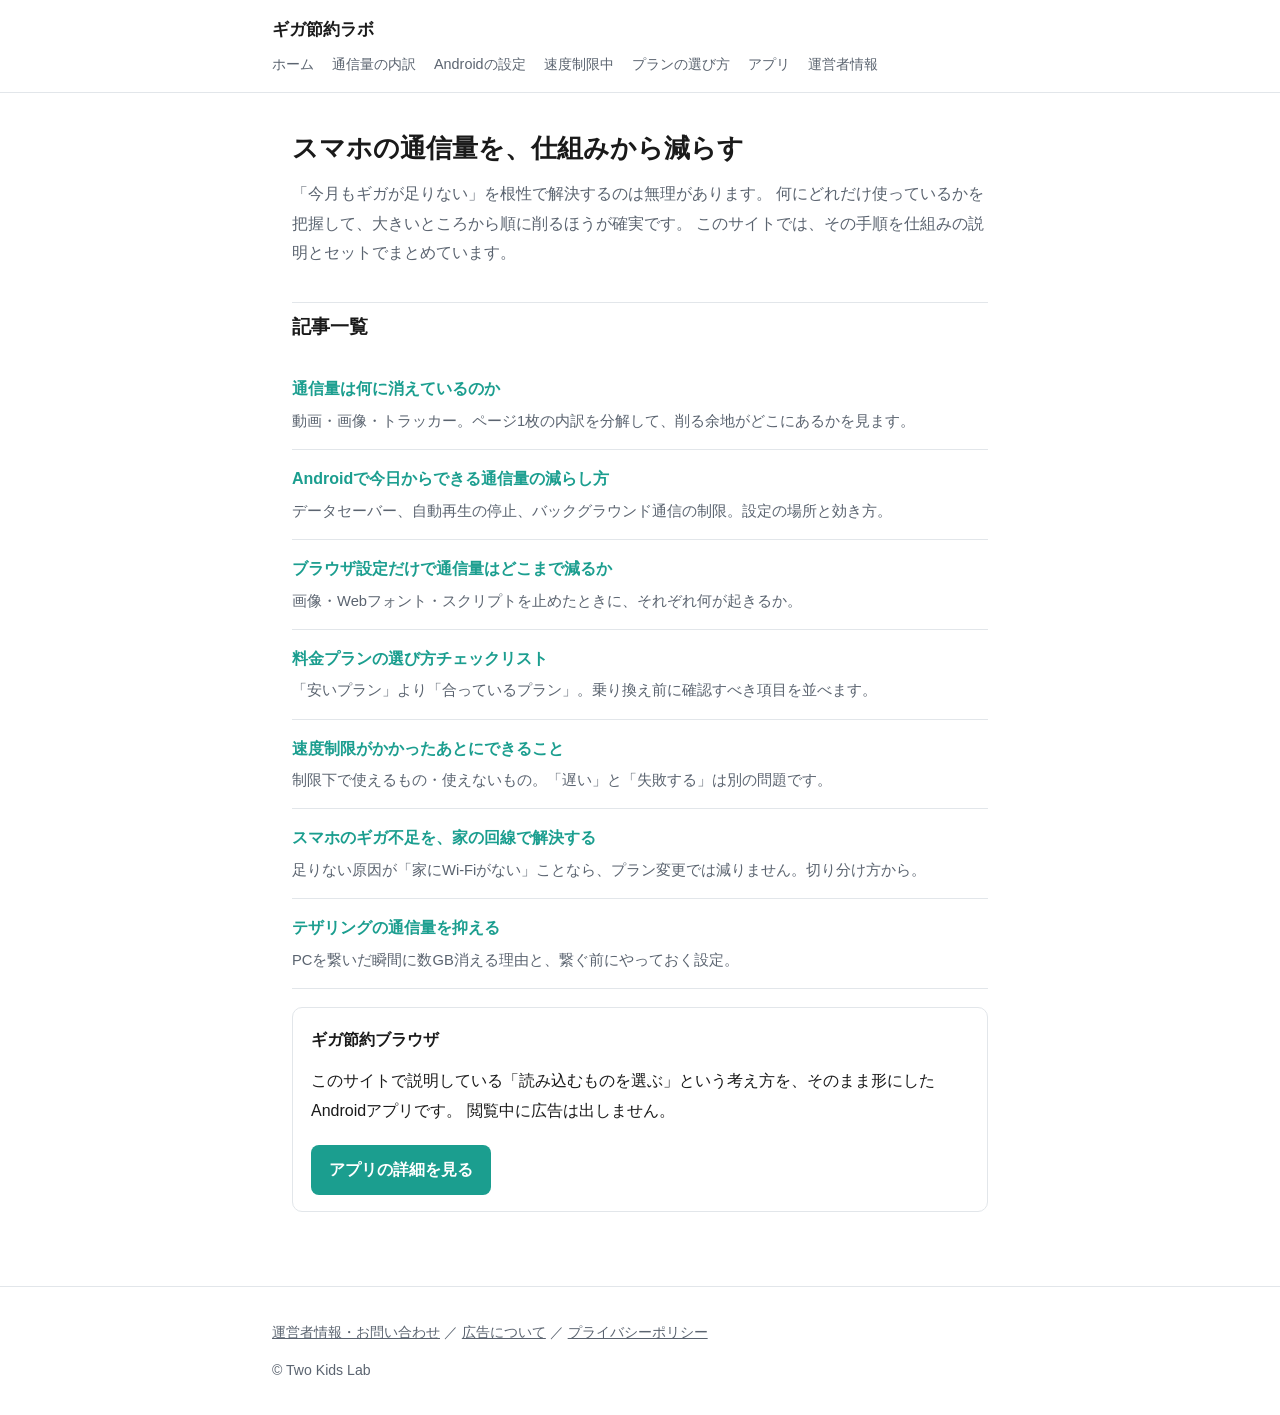
<file: index.html>
<!DOCTYPE html>
<html lang="ja">
<head>
<meta charset="utf-8">
<meta name="viewport" content="width=device-width, initial-scale=1">
<title>ギガ節約ラボ｜スマホの通信量を減らすための実践メモ</title>
<meta name="description" content="スマホの通信量を実際に減らすための方法を、仕組みから説明します。ブラウザ設定、アプリ設定、料金プランの見直しまで。">
<link rel="stylesheet" href="style.css">
</head>
<body>
<header class="site">
  <div class="inner">
    <a class="brand" href="./">ギガ節約ラボ</a>
    <nav class="site">
      <a href="./">ホーム</a>
      <a href="articles/why-data-runs-out.html">通信量の内訳</a>
      <a href="articles/reduce-on-android.html">Androidの設定</a>
      <a href="articles/speed-limited.html">速度制限中</a>
      <a href="articles/choose-plan.html">プランの選び方</a>
      <a href="app.html">アプリ</a>
      <a href="about.html">運営者情報</a>
    </nav>
  </div>
</header>

<main>
  <h1>スマホの通信量を、仕組みから減らす</h1>
  <p class="lead">
    「今月もギガが足りない」を根性で解決するのは無理があります。
    何にどれだけ使っているかを把握して、大きいところから順に削るほうが確実です。
    このサイトでは、その手順を仕組みの説明とセットでまとめています。
  </p>

  <h2>記事一覧</h2>
  <ul class="post-list">
    <li>
      <a href="articles/why-data-runs-out.html">通信量は何に消えているのか</a>
      <p>動画・画像・トラッカー。ページ1枚の内訳を分解して、削る余地がどこにあるかを見ます。</p>
    </li>
    <li>
      <a href="articles/reduce-on-android.html">Androidで今日からできる通信量の減らし方</a>
      <p>データセーバー、自動再生の停止、バックグラウンド通信の制限。設定の場所と効き方。</p>
    </li>
    <li>
      <a href="articles/browser-settings.html">ブラウザ設定だけで通信量はどこまで減るか</a>
      <p>画像・Webフォント・スクリプトを止めたときに、それぞれ何が起きるか。</p>
    </li>
    <li>
      <a href="articles/choose-plan.html">料金プランの選び方チェックリスト</a>
      <p>「安いプラン」より「合っているプラン」。乗り換え前に確認すべき項目を並べます。</p>
    </li>
    <li>
      <a href="articles/speed-limited.html">速度制限がかかったあとにできること</a>
      <p>制限下で使えるもの・使えないもの。「遅い」と「失敗する」は別の問題です。</p>
    </li>
    <li>
      <a href="articles/home-internet.html">スマホのギガ不足を、家の回線で解決する</a>
      <p>足りない原因が「家にWi-Fiがない」ことなら、プラン変更では減りません。切り分け方から。</p>
    </li>
    <li>
      <a href="articles/tethering.html">テザリングの通信量を抑える</a>
      <p>PCを繋いだ瞬間に数GB消える理由と、繋ぐ前にやっておく設定。</p>
    </li>
  </ul>

  <div class="card">
    <h3>ギガ節約ブラウザ</h3>
    <p>
      このサイトで説明している「読み込むものを選ぶ」という考え方を、そのまま形にしたAndroidアプリです。
      閲覧中に広告は出しません。
    </p>
    <a class="cta" href="app.html">アプリの詳細を見る</a>
  </div>
</main>

<footer class="site">
  <div class="inner">
    <p>
      <a href="about.html">運営者情報・お問い合わせ</a> ／
      <a href="disclosure.html">広告について</a> ／
      <a href="https://gen1585496-ops.github.io/privacy-policy/">プライバシーポリシー</a>
    </p>
    <p>© Two Kids Lab</p>
  </div>
</footer>
</body>
</html>
</file>
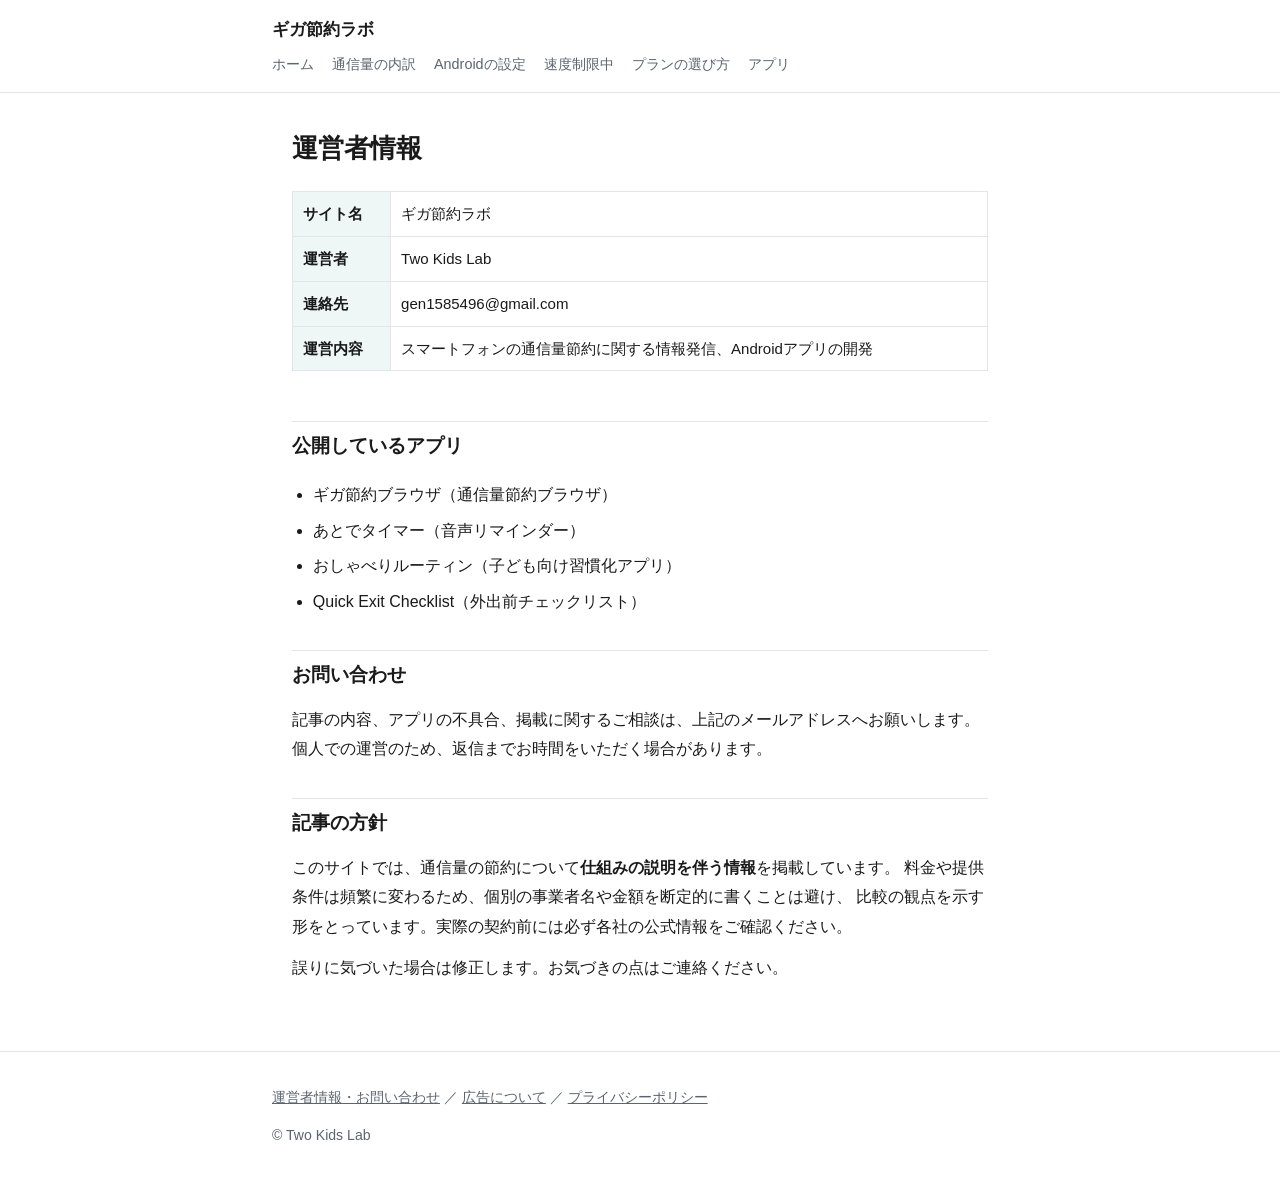
<file: about.html>
<!DOCTYPE html>
<html lang="ja">
<head>
<meta charset="utf-8">
<meta name="viewport" content="width=device-width, initial-scale=1">
<title>運営者情報・お問い合わせ｜ギガ節約ラボ</title>
<meta name="description" content="ギガ節約ラボの運営者情報とお問い合わせ先。">
<link rel="stylesheet" href="style.css">
</head>
<body>
<header class="site">
  <div class="inner">
    <a class="brand" href="./">ギガ節約ラボ</a>
    <nav class="site">
      <a href="./">ホーム</a>
      <a href="articles/why-data-runs-out.html">通信量の内訳</a>
      <a href="articles/reduce-on-android.html">Androidの設定</a>
      <a href="articles/speed-limited.html">速度制限中</a>
      <a href="articles/choose-plan.html">プランの選び方</a>
      <a href="app.html">アプリ</a>
    </nav>
  </div>
</header>

<main>
  <h1>運営者情報</h1>

  <div class="table-wrap">
  <table>
    <tr><th>サイト名</th><td>ギガ節約ラボ</td></tr>
    <tr><th>運営者</th><td>Two Kids Lab</td></tr>
    <tr><th>連絡先</th><td>gen1585496@gmail.com</td></tr>
    <tr><th>運営内容</th><td>スマートフォンの通信量節約に関する情報発信、Androidアプリの開発</td></tr>
  </table>
  </div>

  <h2>公開しているアプリ</h2>
  <ul>
    <li>ギガ節約ブラウザ（通信量節約ブラウザ）</li>
    <li>あとでタイマー（音声リマインダー）</li>
    <li>おしゃべりルーティン（子ども向け習慣化アプリ）</li>
    <li>Quick Exit Checklist（外出前チェックリスト）</li>
  </ul>

  <h2>お問い合わせ</h2>

  <p>
    記事の内容、アプリの不具合、掲載に関するご相談は、上記のメールアドレスへお願いします。
    個人での運営のため、返信までお時間をいただく場合があります。
  </p>

  <h2>記事の方針</h2>

  <p>
    このサイトでは、通信量の節約について<strong>仕組みの説明を伴う情報</strong>を掲載しています。
    料金や提供条件は頻繁に変わるため、個別の事業者名や金額を断定的に書くことは避け、
    比較の観点を示す形をとっています。実際の契約前には必ず各社の公式情報をご確認ください。
  </p>

  <p>
    誤りに気づいた場合は修正します。お気づきの点はご連絡ください。
  </p>
</main>

<footer class="site">
  <div class="inner">
    <p>
      <a href="about.html">運営者情報・お問い合わせ</a> ／
      <a href="disclosure.html">広告について</a> ／
      <a href="https://gen1585496-ops.github.io/privacy-policy/">プライバシーポリシー</a>
    </p>
    <p>© Two Kids Lab</p>
  </div>
</footer>
</body>
</html>
</file>
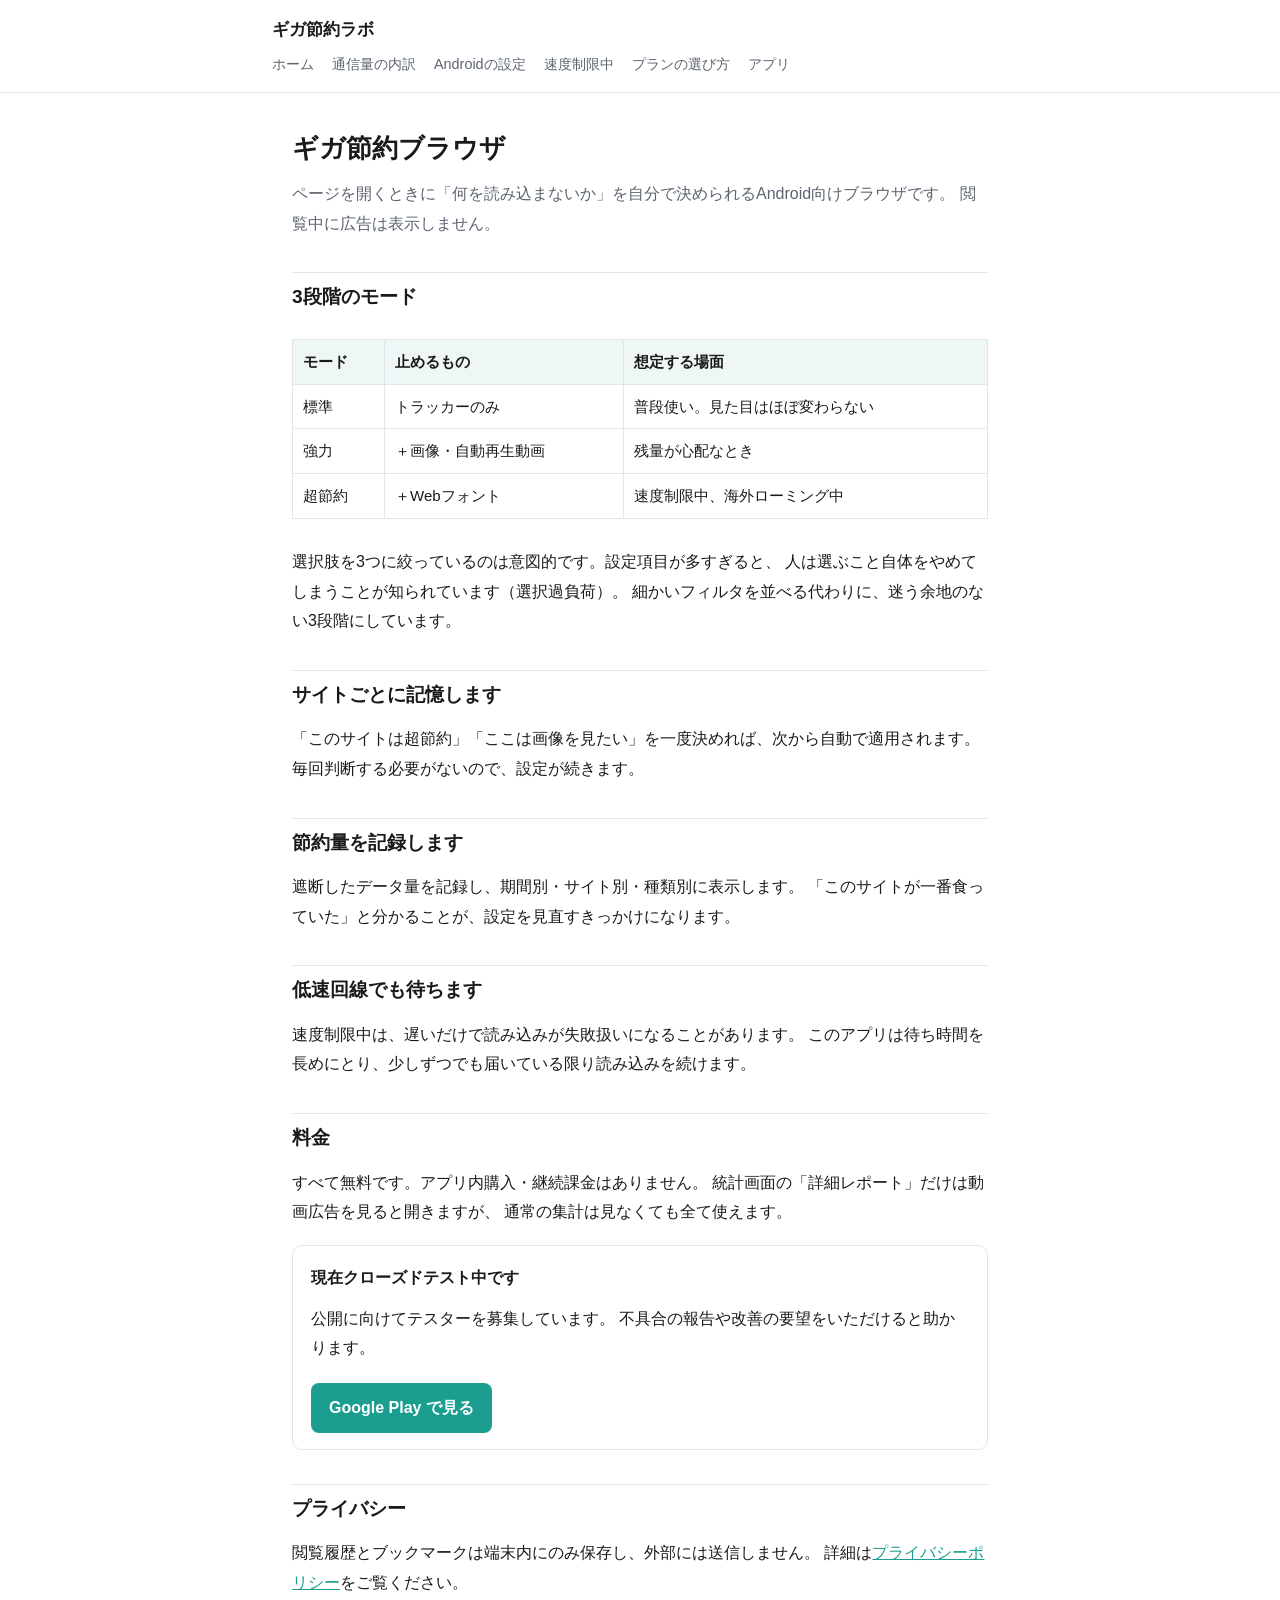
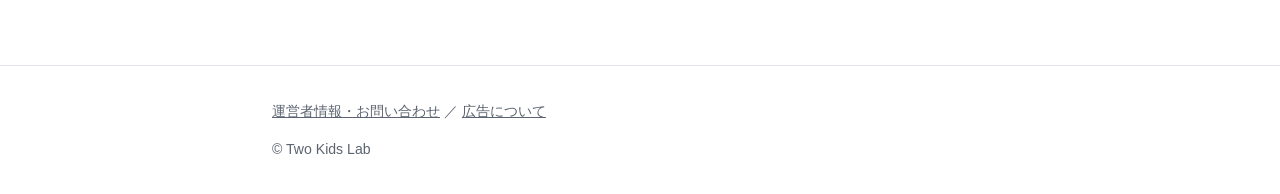
<file: app.html>
<!DOCTYPE html>
<html lang="ja">
<head>
<meta charset="utf-8">
<meta name="viewport" content="width=device-width, initial-scale=1">
<title>ギガ節約ブラウザ｜ギガ節約ラボ</title>
<meta name="description" content="読み込むものを自分で決められるAndroid向けブラウザ。トラッカー・画像・動画・Webフォントを段階的に遮断し、節約量を記録します。">
<link rel="stylesheet" href="style.css">
</head>
<body>
<header class="site">
  <div class="inner">
    <a class="brand" href="./">ギガ節約ラボ</a>
    <nav class="site">
      <a href="./">ホーム</a>
      <a href="articles/why-data-runs-out.html">通信量の内訳</a>
      <a href="articles/reduce-on-android.html">Androidの設定</a>
      <a href="articles/speed-limited.html">速度制限中</a>
      <a href="articles/choose-plan.html">プランの選び方</a>
      <a href="app.html">アプリ</a>
    </nav>
  </div>
</header>

<main>
  <h1>ギガ節約ブラウザ</h1>
  <p class="lead">
    ページを開くときに「何を読み込まないか」を自分で決められるAndroid向けブラウザです。
    閲覧中に広告は表示しません。
  </p>

  <h2>3段階のモード</h2>

  <div class="table-wrap">
  <table>
    <tr><th>モード</th><th>止めるもの</th><th>想定する場面</th></tr>
    <tr>
      <td>標準</td>
      <td>トラッカーのみ</td>
      <td>普段使い。見た目はほぼ変わらない</td>
    </tr>
    <tr>
      <td>強力</td>
      <td>＋画像・自動再生動画</td>
      <td>残量が心配なとき</td>
    </tr>
    <tr>
      <td>超節約</td>
      <td>＋Webフォント</td>
      <td>速度制限中、海外ローミング中</td>
    </tr>
  </table>
  </div>

  <p>
    選択肢を3つに絞っているのは意図的です。設定項目が多すぎると、
    人は選ぶこと自体をやめてしまうことが知られています（選択過負荷）。
    細かいフィルタを並べる代わりに、迷う余地のない3段階にしています。
  </p>

  <h2>サイトごとに記憶します</h2>

  <p>
    「このサイトは超節約」「ここは画像を見たい」を一度決めれば、次から自動で適用されます。
    毎回判断する必要がないので、設定が続きます。
  </p>

  <h2>節約量を記録します</h2>

  <p>
    遮断したデータ量を記録し、期間別・サイト別・種類別に表示します。
    「このサイトが一番食っていた」と分かることが、設定を見直すきっかけになります。
  </p>

  <h2>低速回線でも待ちます</h2>

  <p>
    速度制限中は、遅いだけで読み込みが失敗扱いになることがあります。
    このアプリは待ち時間を長めにとり、少しずつでも届いている限り読み込みを続けます。
  </p>

  <h2>料金</h2>

  <p>
    すべて無料です。アプリ内購入・継続課金はありません。
    統計画面の「詳細レポート」だけは動画広告を見ると開きますが、
    通常の集計は見なくても全て使えます。
  </p>

  <div class="card">
    <h3>現在クローズドテスト中です</h3>
    <p>
      公開に向けてテスターを募集しています。
      不具合の報告や改善の要望をいただけると助かります。
    </p>
    <a class="cta" href="https://play.google.com/store/apps/details?id=jp.voicetimer.datasaver">Google Play で見る</a>
  </div>

  <h2>プライバシー</h2>

  <p>
    閲覧履歴とブックマークは端末内にのみ保存し、外部には送信しません。
    詳細は<a href="https://gen1585496-ops.github.io/privacy-policy/">プライバシーポリシー</a>をご覧ください。
  </p>
</main>

<footer class="site">
  <div class="inner">
    <p>
      <a href="about.html">運営者情報・お問い合わせ</a> ／
      <a href="disclosure.html">広告について</a>
    </p>
    <p>© Two Kids Lab</p>
  </div>
</footer>
</body>
</html>
</file>
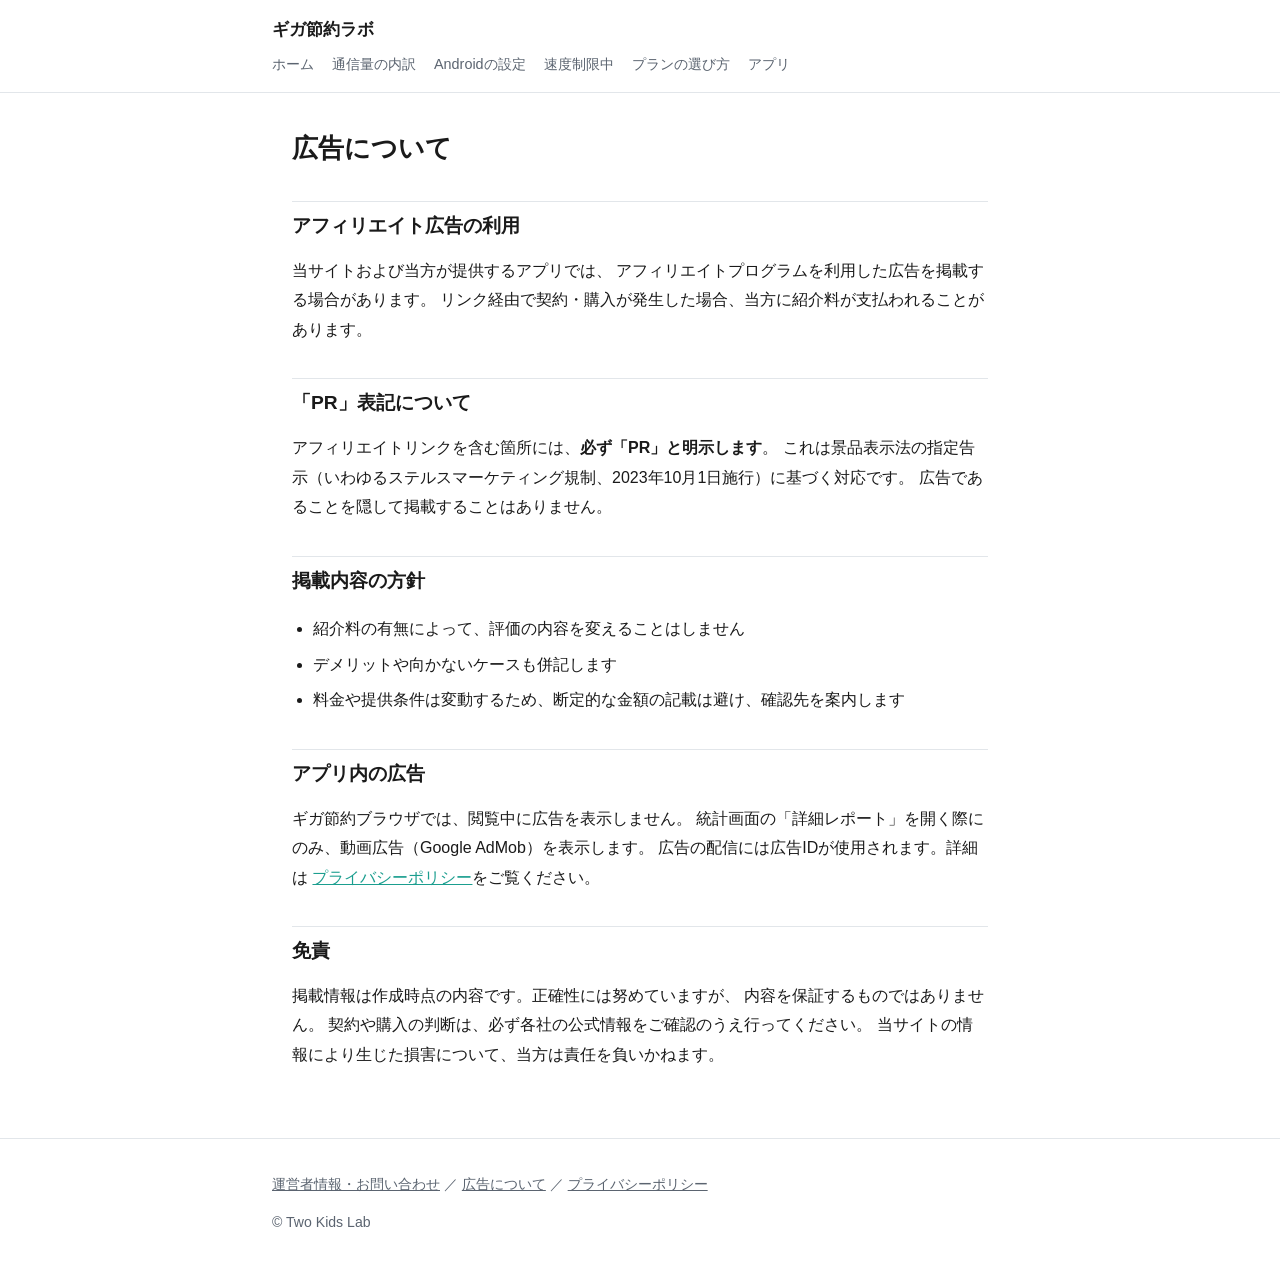
<file: disclosure.html>
<!DOCTYPE html>
<html lang="ja">
<head>
<meta charset="utf-8">
<meta name="viewport" content="width=device-width, initial-scale=1">
<title>広告について｜ギガ節約ラボ</title>
<meta name="description" content="ギガ節約ラボにおけるアフィリエイト広告の掲載方針と表示ルール。">
<link rel="stylesheet" href="style.css">
</head>
<body>
<header class="site">
  <div class="inner">
    <a class="brand" href="./">ギガ節約ラボ</a>
    <nav class="site">
      <a href="./">ホーム</a>
      <a href="articles/why-data-runs-out.html">通信量の内訳</a>
      <a href="articles/reduce-on-android.html">Androidの設定</a>
      <a href="articles/speed-limited.html">速度制限中</a>
      <a href="articles/choose-plan.html">プランの選び方</a>
      <a href="app.html">アプリ</a>
    </nav>
  </div>
</header>

<main>
  <h1>広告について</h1>

  <h2>アフィリエイト広告の利用</h2>

  <p>
    当サイトおよび当方が提供するアプリでは、
    アフィリエイトプログラムを利用した広告を掲載する場合があります。
    リンク経由で契約・購入が発生した場合、当方に紹介料が支払われることがあります。
  </p>

  <h2>「PR」表記について</h2>

  <p>
    アフィリエイトリンクを含む箇所には、<strong>必ず「PR」と明示します</strong>。
    これは景品表示法の指定告示（いわゆるステルスマーケティング規制、2023年10月1日施行）に基づく対応です。
    広告であることを隠して掲載することはありません。
  </p>

  <h2>掲載内容の方針</h2>

  <ul>
    <li>紹介料の有無によって、評価の内容を変えることはしません</li>
    <li>デメリットや向かないケースも併記します</li>
    <li>料金や提供条件は変動するため、断定的な金額の記載は避け、確認先を案内します</li>
  </ul>

  <h2>アプリ内の広告</h2>

  <p>
    ギガ節約ブラウザでは、閲覧中に広告を表示しません。
    統計画面の「詳細レポート」を開く際にのみ、動画広告（Google AdMob）を表示します。
    広告の配信には広告IDが使用されます。詳細は
    <a href="https://gen1585496-ops.github.io/privacy-policy/">プライバシーポリシー</a>をご覧ください。
  </p>

  <h2>免責</h2>

  <p>
    掲載情報は作成時点の内容です。正確性には努めていますが、
    内容を保証するものではありません。
    契約や購入の判断は、必ず各社の公式情報をご確認のうえ行ってください。
    当サイトの情報により生じた損害について、当方は責任を負いかねます。
  </p>
</main>

<footer class="site">
  <div class="inner">
    <p>
      <a href="about.html">運営者情報・お問い合わせ</a> ／
      <a href="disclosure.html">広告について</a> ／
      <a href="https://gen1585496-ops.github.io/privacy-policy/">プライバシーポリシー</a>
    </p>
    <p>© Two Kids Lab</p>
  </div>
</footer>
</body>
</html>
</file>
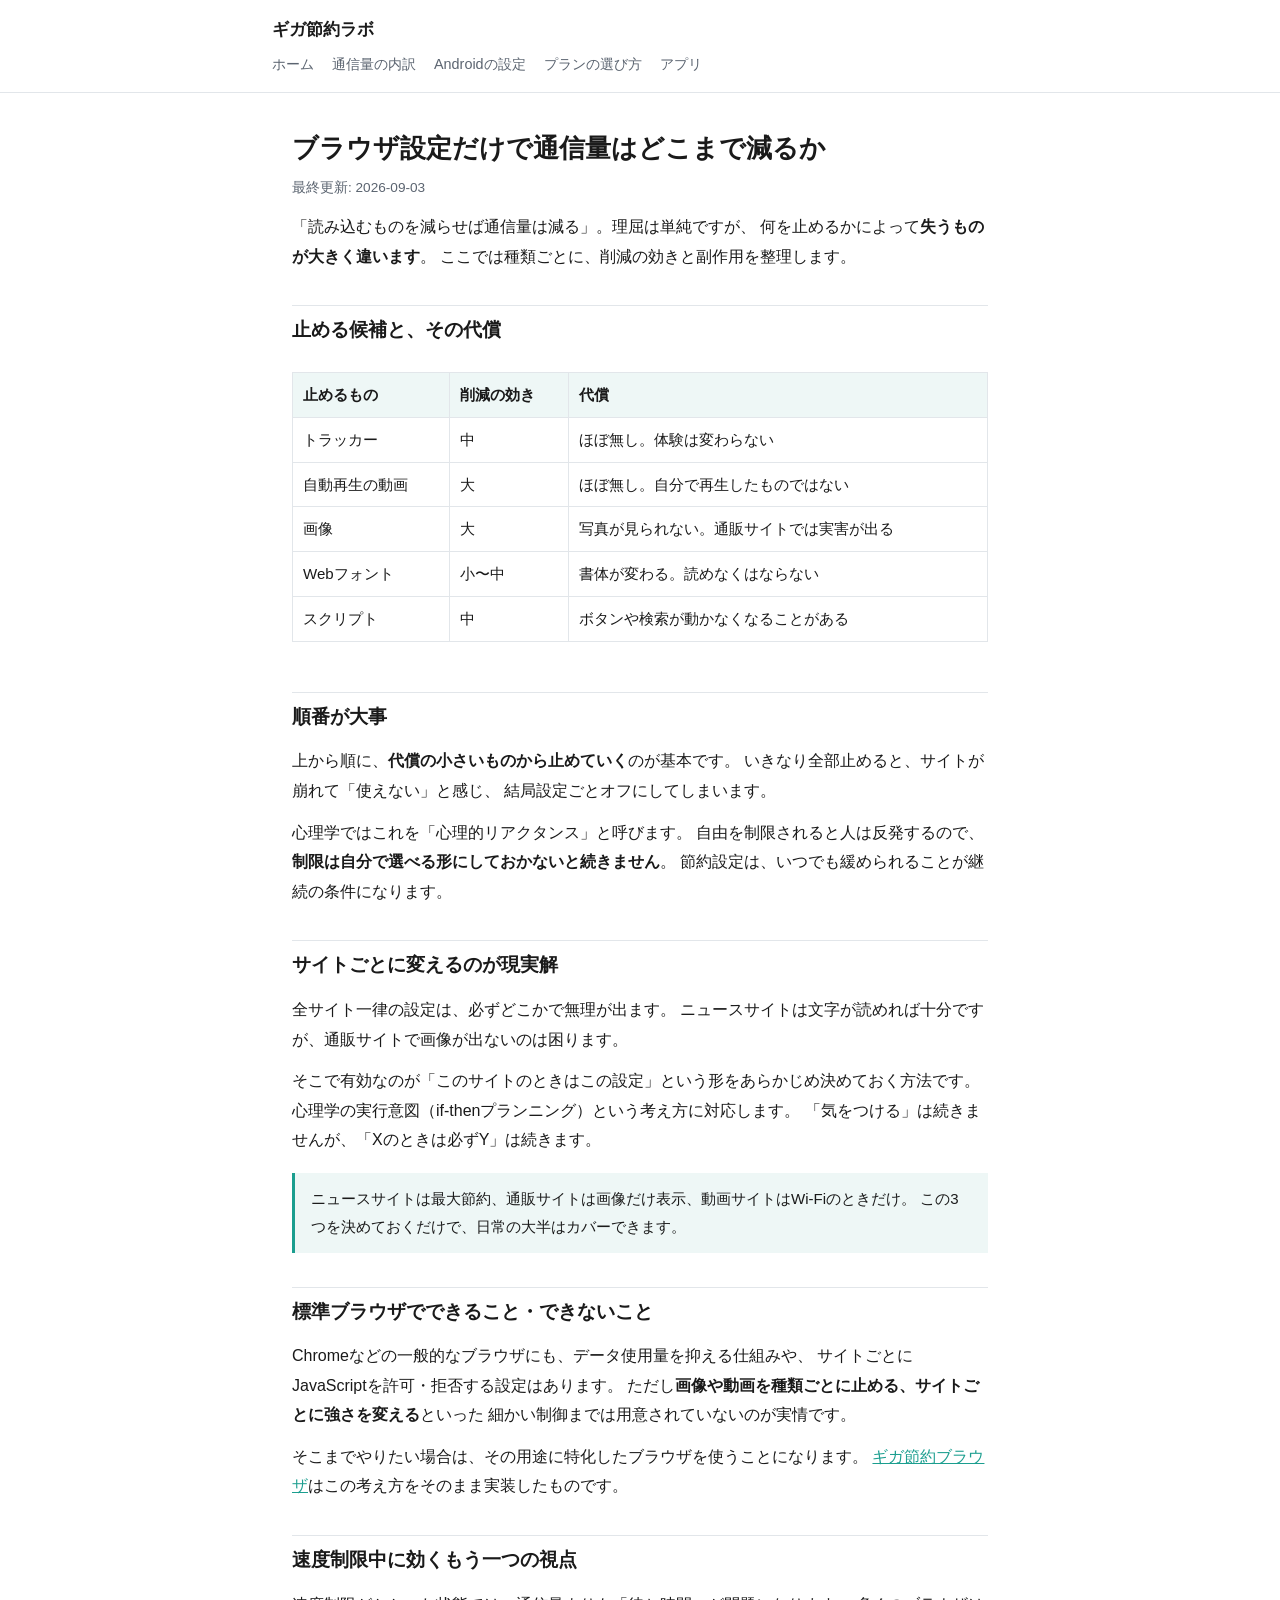
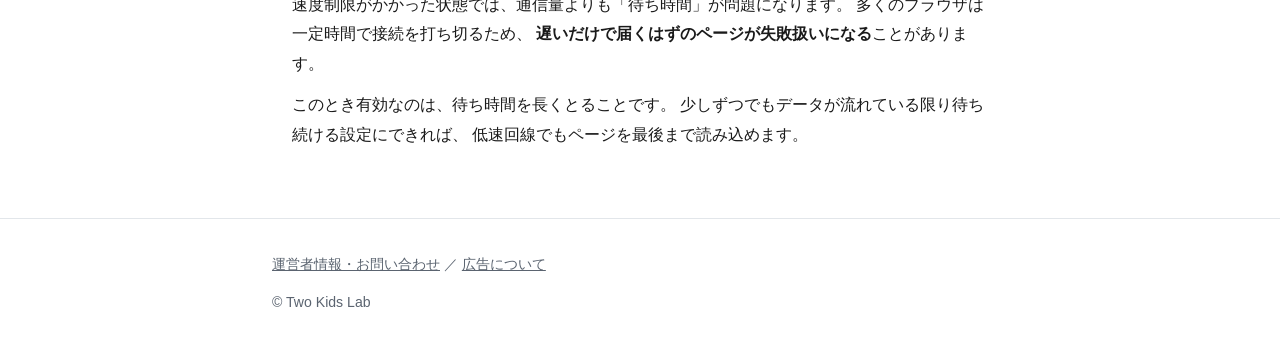
<file: articles/browser-settings.html>
<!DOCTYPE html>
<html lang="ja">
<head>
<meta charset="utf-8">
<meta name="viewport" content="width=device-width, initial-scale=1">
<title>ブラウザ設定だけで通信量はどこまで減るか｜ギガ節約ラボ</title>
<meta name="description" content="画像・Webフォント・スクリプト・トラッカーを止めたとき、それぞれ何が起きるか。ブラウザ側で通信量を減らす方法と副作用を整理します。">
<link rel="stylesheet" href="../style.css">
</head>
<body>
<header class="site">
  <div class="inner">
    <a class="brand" href="../">ギガ節約ラボ</a>
    <nav class="site">
      <a href="../">ホーム</a>
      <a href="why-data-runs-out.html">通信量の内訳</a>
      <a href="reduce-on-android.html">Androidの設定</a>
      <a href="choose-plan.html">プランの選び方</a>
      <a href="../app.html">アプリ</a>
    </nav>
  </div>
</header>

<main>
  <h1>ブラウザ設定だけで通信量はどこまで減るか</h1>
  <p class="updated">最終更新: 2026-09-03</p>

  <p>
    「読み込むものを減らせば通信量は減る」。理屈は単純ですが、
    何を止めるかによって<strong>失うものが大きく違います</strong>。
    ここでは種類ごとに、削減の効きと副作用を整理します。
  </p>

  <h2>止める候補と、その代償</h2>

  <div class="table-wrap">
  <table>
    <tr><th>止めるもの</th><th>削減の効き</th><th>代償</th></tr>
    <tr>
      <td>トラッカー</td>
      <td>中</td>
      <td>ほぼ無し。体験は変わらない</td>
    </tr>
    <tr>
      <td>自動再生の動画</td>
      <td>大</td>
      <td>ほぼ無し。自分で再生したものではない</td>
    </tr>
    <tr>
      <td>画像</td>
      <td>大</td>
      <td>写真が見られない。通販サイトでは実害が出る</td>
    </tr>
    <tr>
      <td>Webフォント</td>
      <td>小〜中</td>
      <td>書体が変わる。読めなくはならない</td>
    </tr>
    <tr>
      <td>スクリプト</td>
      <td>中</td>
      <td>ボタンや検索が動かなくなることがある</td>
    </tr>
  </table>
  </div>

  <h2>順番が大事</h2>

  <p>
    上から順に、<strong>代償の小さいものから止めていく</strong>のが基本です。
    いきなり全部止めると、サイトが崩れて「使えない」と感じ、
    結局設定ごとオフにしてしまいます。
  </p>

  <p>
    心理学ではこれを「心理的リアクタンス」と呼びます。
    自由を制限されると人は反発するので、
    <strong>制限は自分で選べる形にしておかないと続きません</strong>。
    節約設定は、いつでも緩められることが継続の条件になります。
  </p>

  <h2>サイトごとに変えるのが現実解</h2>

  <p>
    全サイト一律の設定は、必ずどこかで無理が出ます。
    ニュースサイトは文字が読めれば十分ですが、通販サイトで画像が出ないのは困ります。
  </p>

  <p>
    そこで有効なのが「このサイトのときはこの設定」という形をあらかじめ決めておく方法です。
    心理学の実行意図（if-thenプランニング）という考え方に対応します。
    「気をつける」は続きませんが、「Xのときは必ずY」は続きます。
  </p>

  <div class="note">
    ニュースサイトは最大節約、通販サイトは画像だけ表示、動画サイトはWi-Fiのときだけ。
    この3つを決めておくだけで、日常の大半はカバーできます。
  </div>

  <h2>標準ブラウザでできること・できないこと</h2>

  <p>
    Chromeなどの一般的なブラウザにも、データ使用量を抑える仕組みや、
    サイトごとにJavaScriptを許可・拒否する設定はあります。
    ただし<strong>画像や動画を種類ごとに止める、サイトごとに強さを変える</strong>といった
    細かい制御までは用意されていないのが実情です。
  </p>

  <p>
    そこまでやりたい場合は、その用途に特化したブラウザを使うことになります。
    <a href="../app.html">ギガ節約ブラウザ</a>はこの考え方をそのまま実装したものです。
  </p>

  <h2>速度制限中に効くもう一つの視点</h2>

  <p>
    速度制限がかかった状態では、通信量よりも「待ち時間」が問題になります。
    多くのブラウザは一定時間で接続を打ち切るため、
    <strong>遅いだけで届くはずのページが失敗扱いになる</strong>ことがあります。
  </p>

  <p>
    このとき有効なのは、待ち時間を長くとることです。
    少しずつでもデータが流れている限り待ち続ける設定にできれば、
    低速回線でもページを最後まで読み込めます。
  </p>
</main>

<footer class="site">
  <div class="inner">
    <p>
      <a href="../about.html">運営者情報・お問い合わせ</a> ／
      <a href="../disclosure.html">広告について</a>
    </p>
    <p>© Two Kids Lab</p>
  </div>
</footer>
</body>
</html>
</file>
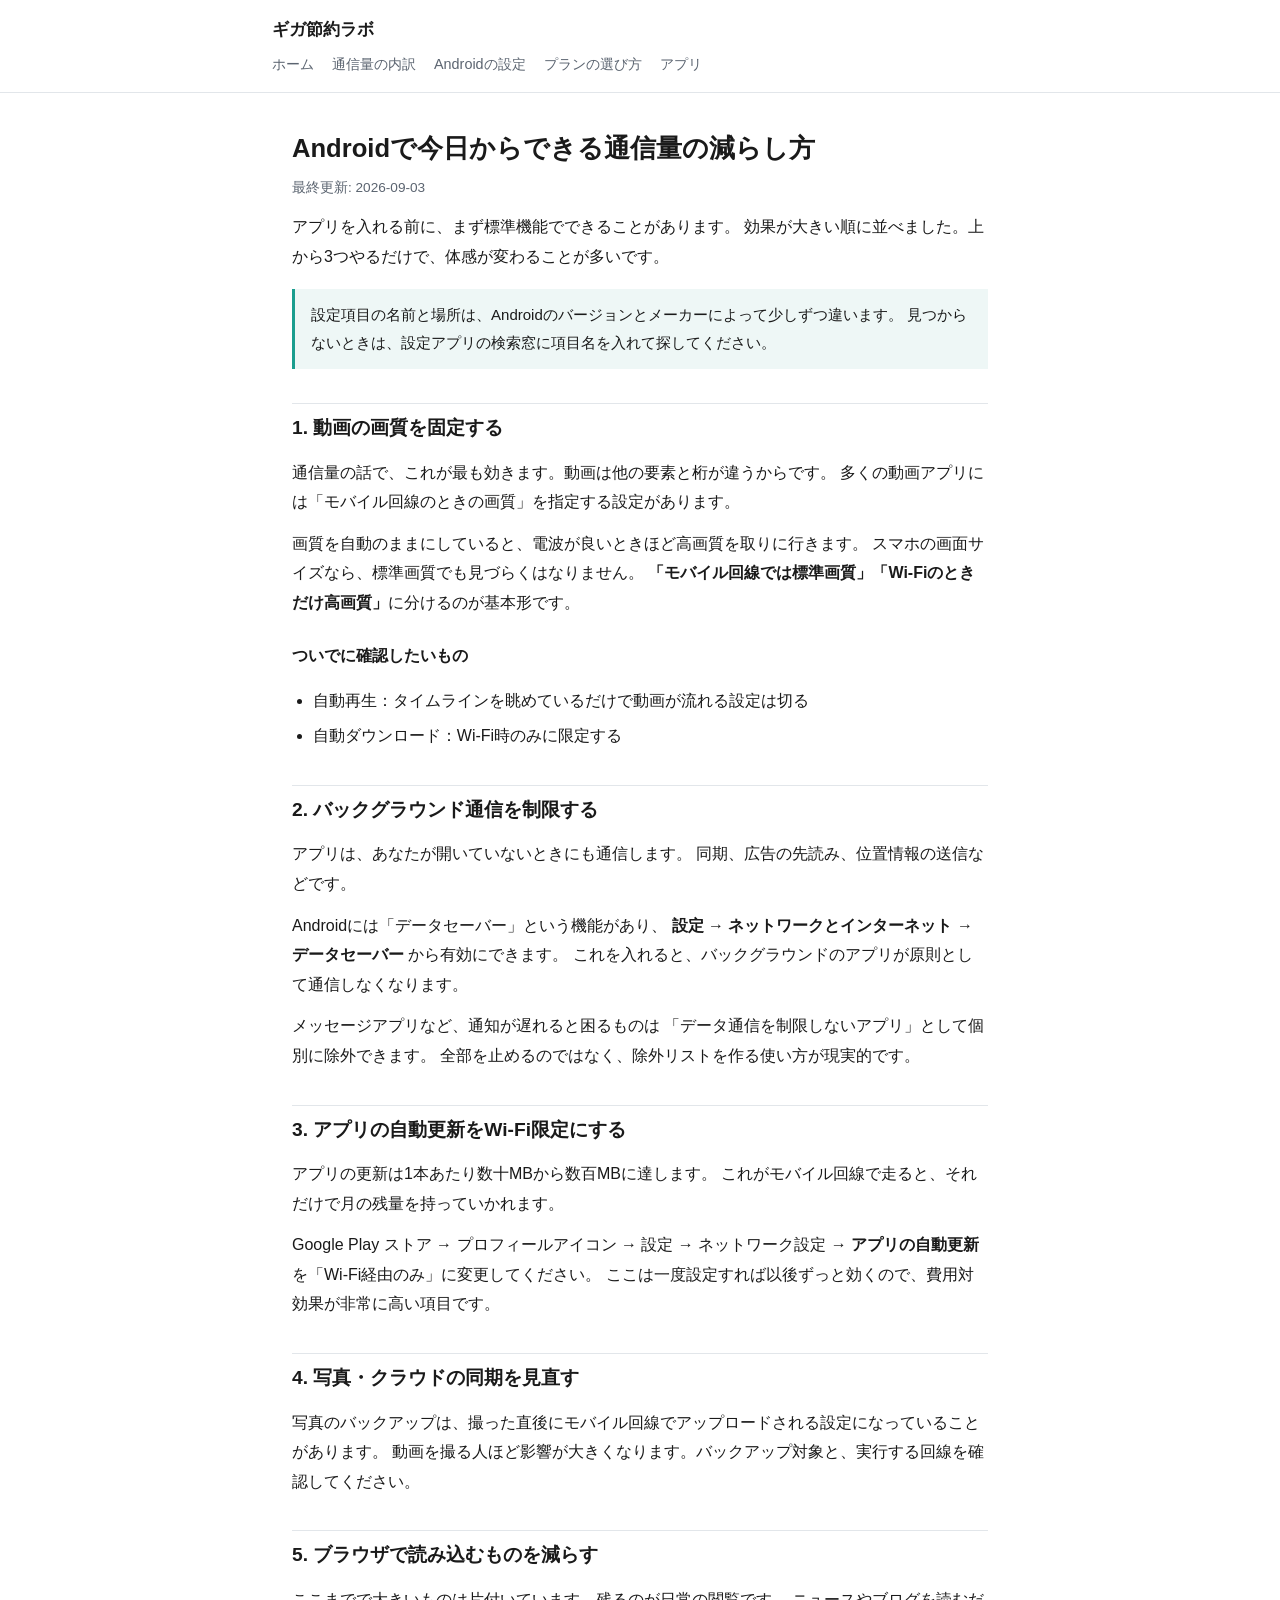
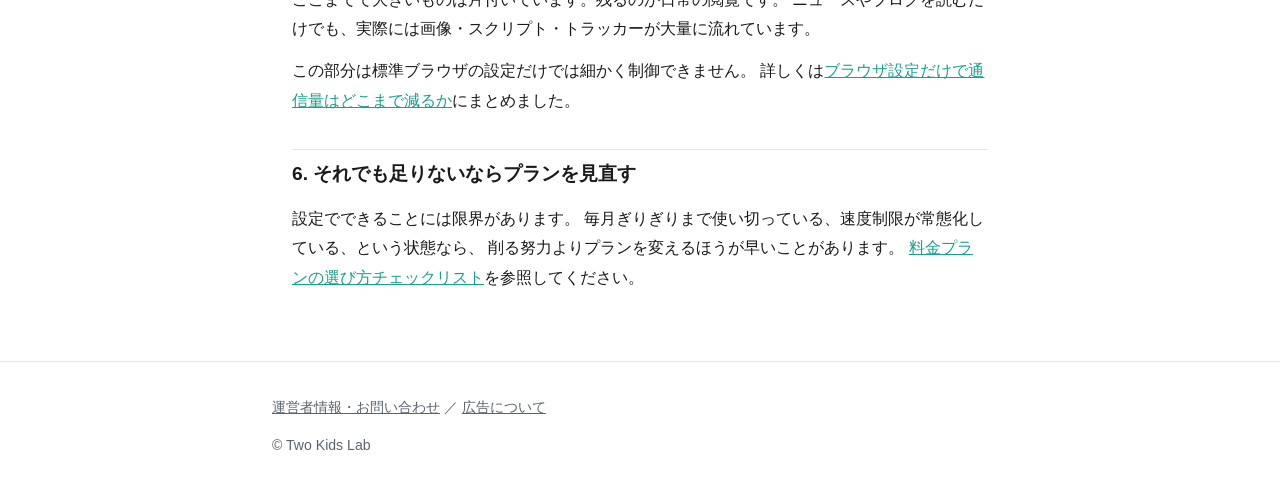
<file: articles/reduce-on-android.html>
<!DOCTYPE html>
<html lang="ja">
<head>
<meta charset="utf-8">
<meta name="viewport" content="width=device-width, initial-scale=1">
<title>Androidで今日からできる通信量の減らし方｜ギガ節約ラボ</title>
<meta name="description" content="データセーバー、バックグラウンド通信の制限、自動再生の停止、アプリの自動更新。Android標準機能でできる通信量削減をまとめます。">
<link rel="stylesheet" href="../style.css">
</head>
<body>
<header class="site">
  <div class="inner">
    <a class="brand" href="../">ギガ節約ラボ</a>
    <nav class="site">
      <a href="../">ホーム</a>
      <a href="why-data-runs-out.html">通信量の内訳</a>
      <a href="reduce-on-android.html">Androidの設定</a>
      <a href="choose-plan.html">プランの選び方</a>
      <a href="../app.html">アプリ</a>
    </nav>
  </div>
</header>

<main>
  <h1>Androidで今日からできる通信量の減らし方</h1>
  <p class="updated">最終更新: 2026-09-03</p>

  <p>
    アプリを入れる前に、まず標準機能でできることがあります。
    効果が大きい順に並べました。上から3つやるだけで、体感が変わることが多いです。
  </p>

  <div class="note">
    設定項目の名前と場所は、Androidのバージョンとメーカーによって少しずつ違います。
    見つからないときは、設定アプリの検索窓に項目名を入れて探してください。
  </div>

  <h2>1. 動画の画質を固定する</h2>

  <p>
    通信量の話で、これが最も効きます。動画は他の要素と桁が違うからです。
    多くの動画アプリには「モバイル回線のときの画質」を指定する設定があります。
  </p>

  <p>
    画質を自動のままにしていると、電波が良いときほど高画質を取りに行きます。
    スマホの画面サイズなら、標準画質でも見づらくはなりません。
    <strong>「モバイル回線では標準画質」「Wi-Fiのときだけ高画質」</strong>に分けるのが基本形です。
  </p>

  <h3>ついでに確認したいもの</h3>
  <ul>
    <li>自動再生：タイムラインを眺めているだけで動画が流れる設定は切る</li>
    <li>自動ダウンロード：Wi-Fi時のみに限定する</li>
  </ul>

  <h2>2. バックグラウンド通信を制限する</h2>

  <p>
    アプリは、あなたが開いていないときにも通信します。
    同期、広告の先読み、位置情報の送信などです。
  </p>

  <p>
    Androidには「データセーバー」という機能があり、
    <strong>設定 → ネットワークとインターネット → データセーバー</strong> から有効にできます。
    これを入れると、バックグラウンドのアプリが原則として通信しなくなります。
  </p>

  <p>
    メッセージアプリなど、通知が遅れると困るものは
    「データ通信を制限しないアプリ」として個別に除外できます。
    全部を止めるのではなく、除外リストを作る使い方が現実的です。
  </p>

  <h2>3. アプリの自動更新をWi-Fi限定にする</h2>

  <p>
    アプリの更新は1本あたり数十MBから数百MBに達します。
    これがモバイル回線で走ると、それだけで月の残量を持っていかれます。
  </p>

  <p>
    Google Play ストア → プロフィールアイコン → 設定 → ネットワーク設定 →
    <strong>アプリの自動更新</strong> を「Wi-Fi経由のみ」に変更してください。
    ここは一度設定すれば以後ずっと効くので、費用対効果が非常に高い項目です。
  </p>

  <h2>4. 写真・クラウドの同期を見直す</h2>

  <p>
    写真のバックアップは、撮った直後にモバイル回線でアップロードされる設定になっていることがあります。
    動画を撮る人ほど影響が大きくなります。バックアップ対象と、実行する回線を確認してください。
  </p>

  <h2>5. ブラウザで読み込むものを減らす</h2>

  <p>
    ここまでで大きいものは片付いています。残るのが日常の閲覧です。
    ニュースやブログを読むだけでも、実際には画像・スクリプト・トラッカーが大量に流れています。
  </p>

  <p>
    この部分は標準ブラウザの設定だけでは細かく制御できません。
    詳しくは<a href="browser-settings.html">ブラウザ設定だけで通信量はどこまで減るか</a>にまとめました。
  </p>

  <h2>6. それでも足りないならプランを見直す</h2>

  <p>
    設定でできることには限界があります。
    毎月ぎりぎりまで使い切っている、速度制限が常態化している、という状態なら、
    削る努力よりプランを変えるほうが早いことがあります。
    <a href="choose-plan.html">料金プランの選び方チェックリスト</a>を参照してください。
  </p>
</main>

<footer class="site">
  <div class="inner">
    <p>
      <a href="../about.html">運営者情報・お問い合わせ</a> ／
      <a href="../disclosure.html">広告について</a>
    </p>
    <p>© Two Kids Lab</p>
  </div>
</footer>
</body>
</html>
</file>
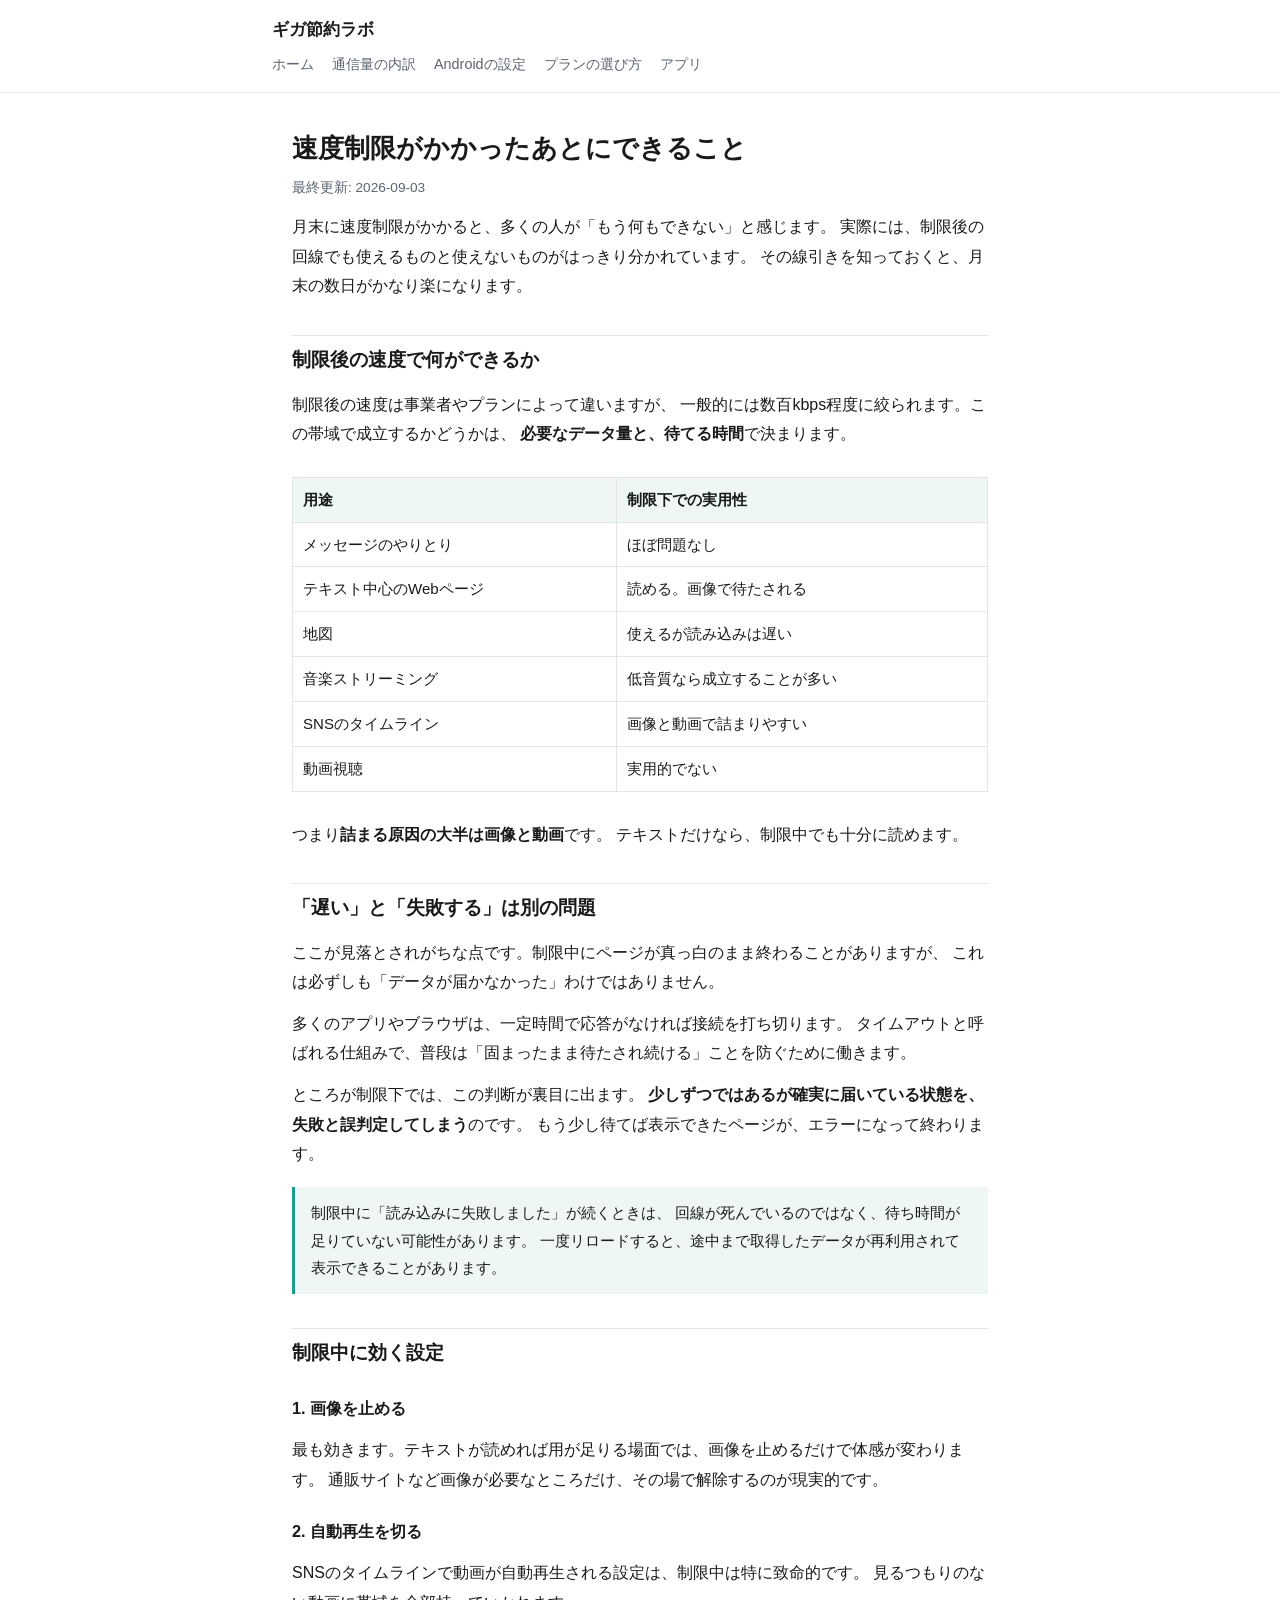
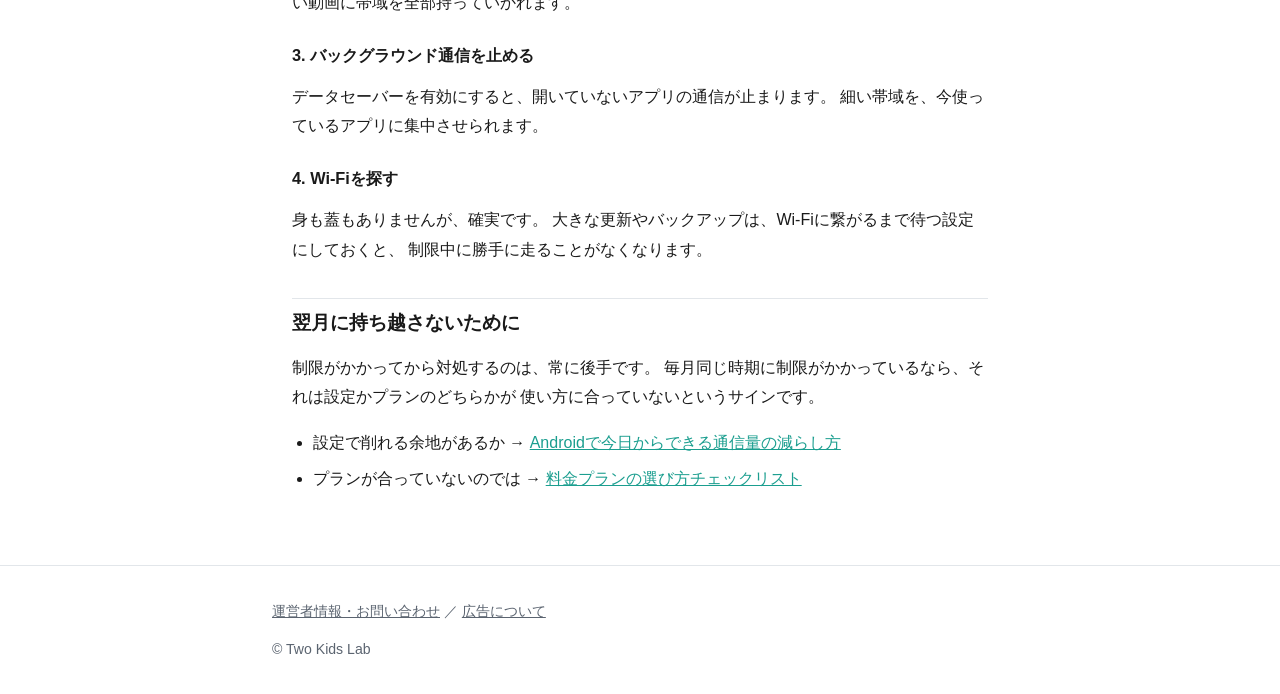
<file: articles/speed-limited.html>
<!DOCTYPE html>
<html lang="ja">
<head>
<meta charset="utf-8">
<meta name="viewport" content="width=device-width, initial-scale=1">
<title>速度制限がかかったあとにできること｜ギガ節約ラボ</title>
<meta name="description" content="通信制限中でもスマホを使うための実践的な対処法。読み込みが失敗する仕組みと、待ち時間の考え方を説明します。">
<link rel="stylesheet" href="../style.css">
</head>
<body>
<header class="site">
  <div class="inner">
    <a class="brand" href="../">ギガ節約ラボ</a>
    <nav class="site">
      <a href="../">ホーム</a>
      <a href="why-data-runs-out.html">通信量の内訳</a>
      <a href="reduce-on-android.html">Androidの設定</a>
      <a href="choose-plan.html">プランの選び方</a>
      <a href="../app.html">アプリ</a>
    </nav>
  </div>
</header>

<main>
  <h1>速度制限がかかったあとにできること</h1>
  <p class="updated">最終更新: 2026-09-03</p>

  <p>
    月末に速度制限がかかると、多くの人が「もう何もできない」と感じます。
    実際には、制限後の回線でも使えるものと使えないものがはっきり分かれています。
    その線引きを知っておくと、月末の数日がかなり楽になります。
  </p>

  <h2>制限後の速度で何ができるか</h2>

  <p>
    制限後の速度は事業者やプランによって違いますが、
    一般的には数百kbps程度に絞られます。この帯域で成立するかどうかは、
    <strong>必要なデータ量と、待てる時間</strong>で決まります。
  </p>

  <div class="table-wrap">
  <table>
    <tr><th>用途</th><th>制限下での実用性</th></tr>
    <tr><td>メッセージのやりとり</td><td>ほぼ問題なし</td></tr>
    <tr><td>テキスト中心のWebページ</td><td>読める。画像で待たされる</td></tr>
    <tr><td>地図</td><td>使えるが読み込みは遅い</td></tr>
    <tr><td>音楽ストリーミング</td><td>低音質なら成立することが多い</td></tr>
    <tr><td>SNSのタイムライン</td><td>画像と動画で詰まりやすい</td></tr>
    <tr><td>動画視聴</td><td>実用的でない</td></tr>
  </table>
  </div>

  <p>
    つまり<strong>詰まる原因の大半は画像と動画</strong>です。
    テキストだけなら、制限中でも十分に読めます。
  </p>

  <h2>「遅い」と「失敗する」は別の問題</h2>

  <p>
    ここが見落とされがちな点です。制限中にページが真っ白のまま終わることがありますが、
    これは必ずしも「データが届かなかった」わけではありません。
  </p>

  <p>
    多くのアプリやブラウザは、一定時間で応答がなければ接続を打ち切ります。
    タイムアウトと呼ばれる仕組みで、普段は「固まったまま待たされ続ける」ことを防ぐために働きます。
  </p>

  <p>
    ところが制限下では、この判断が裏目に出ます。
    <strong>少しずつではあるが確実に届いている状態を、失敗と誤判定してしまう</strong>のです。
    もう少し待てば表示できたページが、エラーになって終わります。
  </p>

  <div class="note">
    制限中に「読み込みに失敗しました」が続くときは、
    回線が死んでいるのではなく、待ち時間が足りていない可能性があります。
    一度リロードすると、途中まで取得したデータが再利用されて表示できることがあります。
  </div>

  <h2>制限中に効く設定</h2>

  <h3>1. 画像を止める</h3>
  <p>
    最も効きます。テキストが読めれば用が足りる場面では、画像を止めるだけで体感が変わります。
    通販サイトなど画像が必要なところだけ、その場で解除するのが現実的です。
  </p>

  <h3>2. 自動再生を切る</h3>
  <p>
    SNSのタイムラインで動画が自動再生される設定は、制限中は特に致命的です。
    見るつもりのない動画に帯域を全部持っていかれます。
  </p>

  <h3>3. バックグラウンド通信を止める</h3>
  <p>
    データセーバーを有効にすると、開いていないアプリの通信が止まります。
    細い帯域を、今使っているアプリに集中させられます。
  </p>

  <h3>4. Wi-Fiを探す</h3>
  <p>
    身も蓋もありませんが、確実です。
    大きな更新やバックアップは、Wi-Fiに繋がるまで待つ設定にしておくと、
    制限中に勝手に走ることがなくなります。
  </p>

  <h2>翌月に持ち越さないために</h2>

  <p>
    制限がかかってから対処するのは、常に後手です。
    毎月同じ時期に制限がかかっているなら、それは設定かプランのどちらかが
    使い方に合っていないというサインです。
  </p>

  <ul>
    <li>設定で削れる余地があるか → <a href="reduce-on-android.html">Androidで今日からできる通信量の減らし方</a></li>
    <li>プランが合っていないのでは → <a href="choose-plan.html">料金プランの選び方チェックリスト</a></li>
  </ul>
</main>

<footer class="site">
  <div class="inner">
    <p>
      <a href="../about.html">運営者情報・お問い合わせ</a> ／
      <a href="../disclosure.html">広告について</a>
    </p>
    <p>© Two Kids Lab</p>
  </div>
</footer>
</body>
</html>
</file>
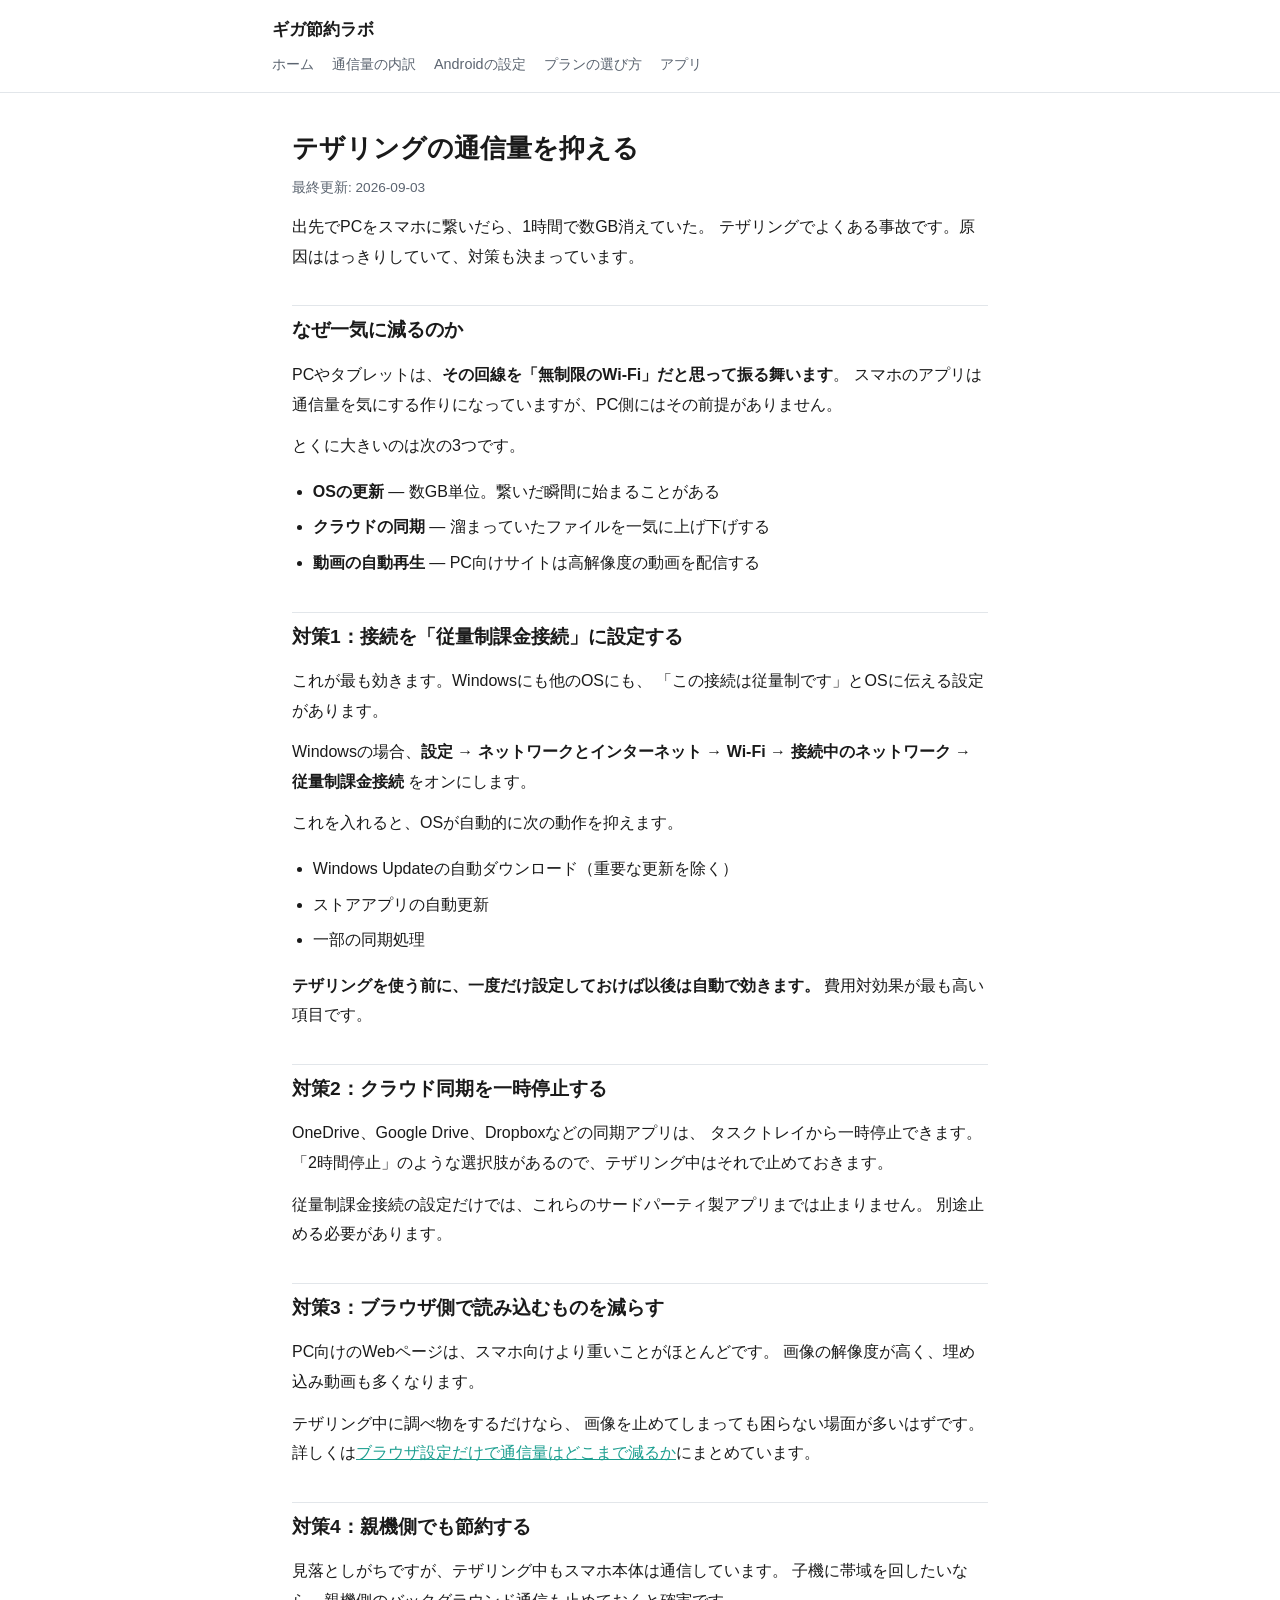
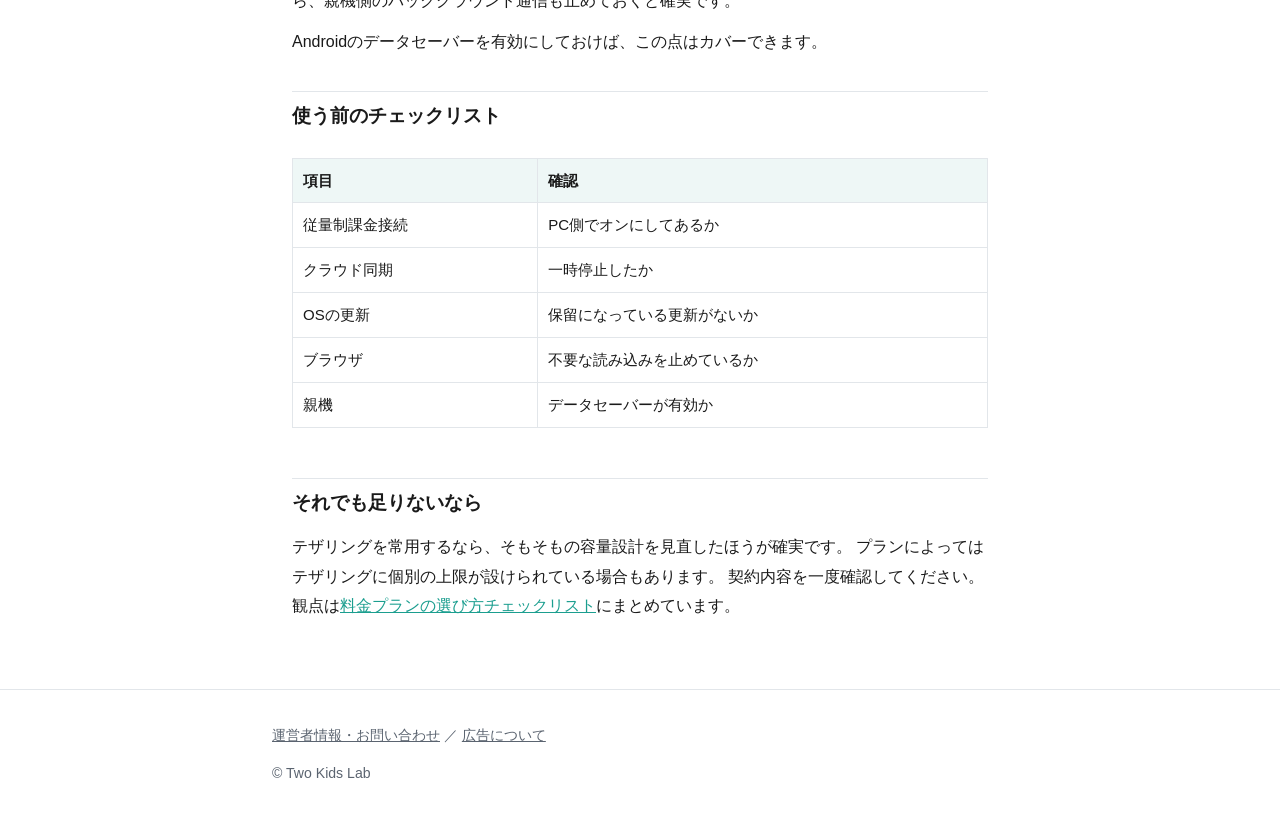
<file: articles/tethering.html>
<!DOCTYPE html>
<html lang="ja">
<head>
<meta charset="utf-8">
<meta name="viewport" content="width=device-width, initial-scale=1">
<title>テザリングの通信量を抑える｜ギガ節約ラボ</title>
<meta name="description" content="テザリングでPCを繋ぐと通信量が一気に増える理由と、その対策。従量制課金接続の設定、更新の抑制、ブラウザ側の工夫を説明します。">
<link rel="stylesheet" href="../style.css">
</head>
<body>
<header class="site">
  <div class="inner">
    <a class="brand" href="../">ギガ節約ラボ</a>
    <nav class="site">
      <a href="../">ホーム</a>
      <a href="why-data-runs-out.html">通信量の内訳</a>
      <a href="reduce-on-android.html">Androidの設定</a>
      <a href="choose-plan.html">プランの選び方</a>
      <a href="../app.html">アプリ</a>
    </nav>
  </div>
</header>

<main>
  <h1>テザリングの通信量を抑える</h1>
  <p class="updated">最終更新: 2026-09-03</p>

  <p>
    出先でPCをスマホに繋いだら、1時間で数GB消えていた。
    テザリングでよくある事故です。原因ははっきりしていて、対策も決まっています。
  </p>

  <h2>なぜ一気に減るのか</h2>

  <p>
    PCやタブレットは、<strong>その回線を「無制限のWi-Fi」だと思って振る舞います</strong>。
    スマホのアプリは通信量を気にする作りになっていますが、PC側にはその前提がありません。
  </p>

  <p>とくに大きいのは次の3つです。</p>

  <ul>
    <li><strong>OSの更新</strong> — 数GB単位。繋いだ瞬間に始まることがある</li>
    <li><strong>クラウドの同期</strong> — 溜まっていたファイルを一気に上げ下げする</li>
    <li><strong>動画の自動再生</strong> — PC向けサイトは高解像度の動画を配信する</li>
  </ul>

  <h2>対策1：接続を「従量制課金接続」に設定する</h2>

  <p>
    これが最も効きます。Windowsにも他のOSにも、
    「この接続は従量制です」とOSに伝える設定があります。
  </p>

  <p>
    Windowsの場合、<strong>設定 → ネットワークとインターネット → Wi-Fi →
    接続中のネットワーク → 従量制課金接続</strong> をオンにします。
  </p>

  <p>これを入れると、OSが自動的に次の動作を抑えます。</p>

  <ul>
    <li>Windows Updateの自動ダウンロード（重要な更新を除く）</li>
    <li>ストアアプリの自動更新</li>
    <li>一部の同期処理</li>
  </ul>

  <p>
    <strong>テザリングを使う前に、一度だけ設定しておけば以後は自動で効きます。</strong>
    費用対効果が最も高い項目です。
  </p>

  <h2>対策2：クラウド同期を一時停止する</h2>

  <p>
    OneDrive、Google Drive、Dropboxなどの同期アプリは、
    タスクトレイから一時停止できます。
    「2時間停止」のような選択肢があるので、テザリング中はそれで止めておきます。
  </p>

  <p>
    従量制課金接続の設定だけでは、これらのサードパーティ製アプリまでは止まりません。
    別途止める必要があります。
  </p>

  <h2>対策3：ブラウザ側で読み込むものを減らす</h2>

  <p>
    PC向けのWebページは、スマホ向けより重いことがほとんどです。
    画像の解像度が高く、埋め込み動画も多くなります。
  </p>

  <p>
    テザリング中に調べ物をするだけなら、
    画像を止めてしまっても困らない場面が多いはずです。
    詳しくは<a href="browser-settings.html">ブラウザ設定だけで通信量はどこまで減るか</a>にまとめています。
  </p>

  <h2>対策4：親機側でも節約する</h2>

  <p>
    見落としがちですが、テザリング中もスマホ本体は通信しています。
    子機に帯域を回したいなら、親機側のバックグラウンド通信も止めておくと確実です。
  </p>

  <p>
    Androidのデータセーバーを有効にしておけば、この点はカバーできます。
  </p>

  <h2>使う前のチェックリスト</h2>

  <div class="table-wrap">
  <table>
    <tr><th>項目</th><th>確認</th></tr>
    <tr><td>従量制課金接続</td><td>PC側でオンにしてあるか</td></tr>
    <tr><td>クラウド同期</td><td>一時停止したか</td></tr>
    <tr><td>OSの更新</td><td>保留になっている更新がないか</td></tr>
    <tr><td>ブラウザ</td><td>不要な読み込みを止めているか</td></tr>
    <tr><td>親機</td><td>データセーバーが有効か</td></tr>
  </table>
  </div>

  <h2>それでも足りないなら</h2>

  <p>
    テザリングを常用するなら、そもそもの容量設計を見直したほうが確実です。
    プランによってはテザリングに個別の上限が設けられている場合もあります。
    契約内容を一度確認してください。
    観点は<a href="choose-plan.html">料金プランの選び方チェックリスト</a>にまとめています。
  </p>
</main>

<footer class="site">
  <div class="inner">
    <p>
      <a href="../about.html">運営者情報・お問い合わせ</a> ／
      <a href="../disclosure.html">広告について</a>
    </p>
    <p>© Two Kids Lab</p>
  </div>
</footer>
</body>
</html>
</file>
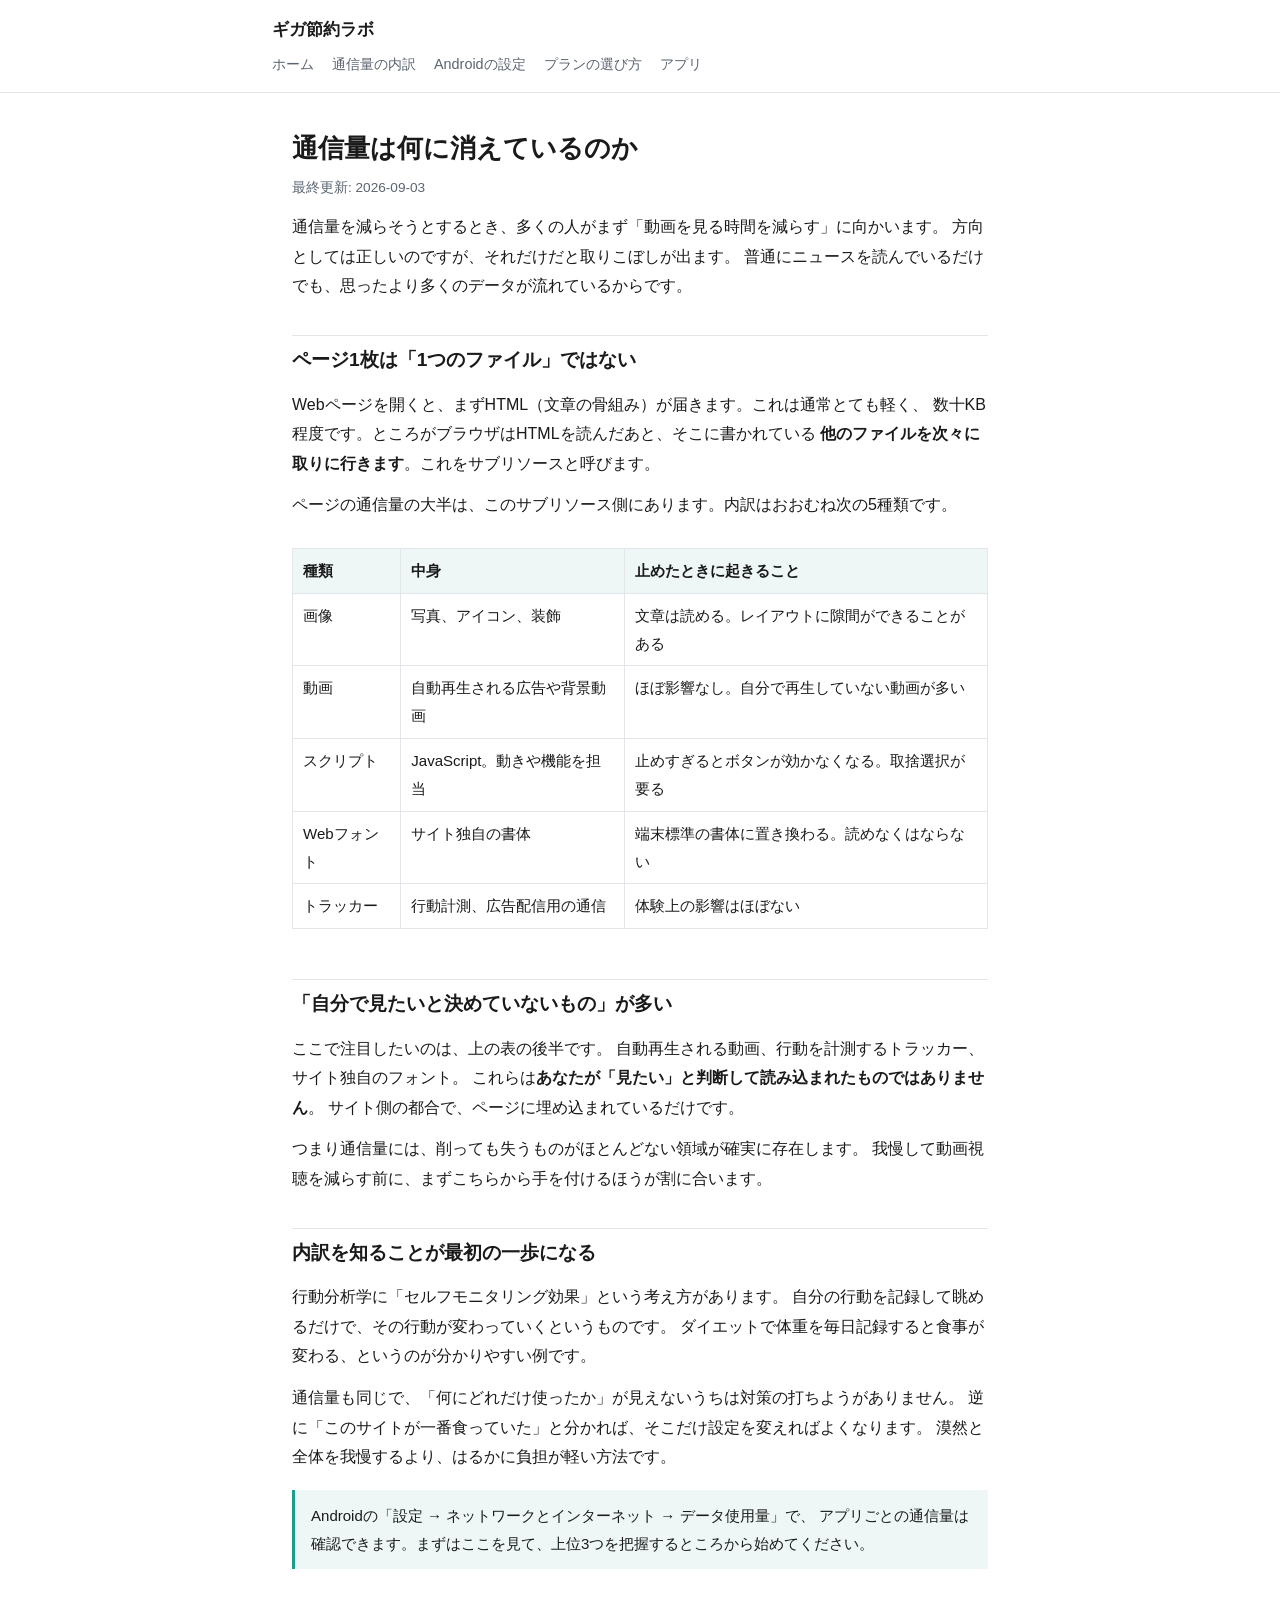
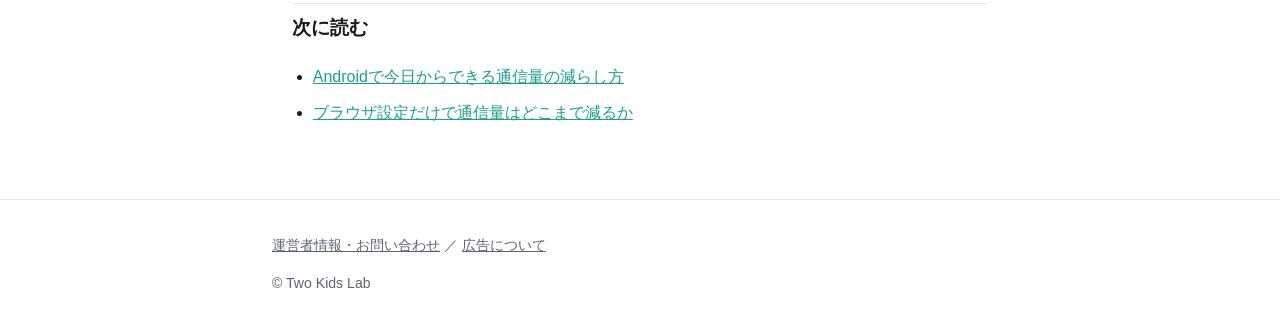
<file: articles/why-data-runs-out.html>
<!DOCTYPE html>
<html lang="ja">
<head>
<meta charset="utf-8">
<meta name="viewport" content="width=device-width, initial-scale=1">
<title>通信量は何に消えているのか｜ギガ節約ラボ</title>
<meta name="description" content="Webページ1枚の通信量の内訳を、画像・動画・スクリプト・フォント・トラッカーに分解して説明します。">
<link rel="stylesheet" href="../style.css">
</head>
<body>
<header class="site">
  <div class="inner">
    <a class="brand" href="../">ギガ節約ラボ</a>
    <nav class="site">
      <a href="../">ホーム</a>
      <a href="why-data-runs-out.html">通信量の内訳</a>
      <a href="reduce-on-android.html">Androidの設定</a>
      <a href="choose-plan.html">プランの選び方</a>
      <a href="../app.html">アプリ</a>
    </nav>
  </div>
</header>

<main>
  <h1>通信量は何に消えているのか</h1>
  <p class="updated">最終更新: 2026-09-03</p>

  <p>
    通信量を減らそうとするとき、多くの人がまず「動画を見る時間を減らす」に向かいます。
    方向としては正しいのですが、それだけだと取りこぼしが出ます。
    普通にニュースを読んでいるだけでも、思ったより多くのデータが流れているからです。
  </p>

  <h2>ページ1枚は「1つのファイル」ではない</h2>

  <p>
    Webページを開くと、まずHTML（文章の骨組み）が届きます。これは通常とても軽く、
    数十KB程度です。ところがブラウザはHTMLを読んだあと、そこに書かれている
    <strong>他のファイルを次々に取りに行きます</strong>。これをサブリソースと呼びます。
  </p>

  <p>ページの通信量の大半は、このサブリソース側にあります。内訳はおおむね次の5種類です。</p>

  <div class="table-wrap">
  <table>
    <tr><th>種類</th><th>中身</th><th>止めたときに起きること</th></tr>
    <tr>
      <td>画像</td>
      <td>写真、アイコン、装飾</td>
      <td>文章は読める。レイアウトに隙間ができることがある</td>
    </tr>
    <tr>
      <td>動画</td>
      <td>自動再生される広告や背景動画</td>
      <td>ほぼ影響なし。自分で再生していない動画が多い</td>
    </tr>
    <tr>
      <td>スクリプト</td>
      <td>JavaScript。動きや機能を担当</td>
      <td>止めすぎるとボタンが効かなくなる。取捨選択が要る</td>
    </tr>
    <tr>
      <td>Webフォント</td>
      <td>サイト独自の書体</td>
      <td>端末標準の書体に置き換わる。読めなくはならない</td>
    </tr>
    <tr>
      <td>トラッカー</td>
      <td>行動計測、広告配信用の通信</td>
      <td>体験上の影響はほぼない</td>
    </tr>
  </table>
  </div>

  <h2>「自分で見たいと決めていないもの」が多い</h2>

  <p>
    ここで注目したいのは、上の表の後半です。
    自動再生される動画、行動を計測するトラッカー、サイト独自のフォント。
    これらは<strong>あなたが「見たい」と判断して読み込まれたものではありません</strong>。
    サイト側の都合で、ページに埋め込まれているだけです。
  </p>

  <p>
    つまり通信量には、削っても失うものがほとんどない領域が確実に存在します。
    我慢して動画視聴を減らす前に、まずこちらから手を付けるほうが割に合います。
  </p>

  <h2>内訳を知ることが最初の一歩になる</h2>

  <p>
    行動分析学に「セルフモニタリング効果」という考え方があります。
    自分の行動を記録して眺めるだけで、その行動が変わっていくというものです。
    ダイエットで体重を毎日記録すると食事が変わる、というのが分かりやすい例です。
  </p>

  <p>
    通信量も同じで、「何にどれだけ使ったか」が見えないうちは対策の打ちようがありません。
    逆に「このサイトが一番食っていた」と分かれば、そこだけ設定を変えればよくなります。
    漠然と全体を我慢するより、はるかに負担が軽い方法です。
  </p>

  <div class="note">
    Androidの「設定 → ネットワークとインターネット → データ使用量」で、
    アプリごとの通信量は確認できます。まずはここを見て、上位3つを把握するところから始めてください。
  </div>

  <h2>次に読む</h2>
  <ul>
    <li><a href="reduce-on-android.html">Androidで今日からできる通信量の減らし方</a></li>
    <li><a href="browser-settings.html">ブラウザ設定だけで通信量はどこまで減るか</a></li>
  </ul>
</main>

<footer class="site">
  <div class="inner">
    <p>
      <a href="../about.html">運営者情報・お問い合わせ</a> ／
      <a href="../disclosure.html">広告について</a>
    </p>
    <p>© Two Kids Lab</p>
  </div>
</footer>
</body>
</html>
</file>
<file: style.css>
:root {
  --bg: #ffffff;
  --fg: #1a1a1a;
  --muted: #5b6470;
  --line: #e2e6ea;
  --accent: #1b9e8f;
  --accent-weak: #eef7f6;
  --max: 46rem;
}

@media (prefers-color-scheme: dark) {
  :root {
    --bg: #14181b;
    --fg: #e8ebed;
    --muted: #9aa4ad;
    --line: #2a3136;
    --accent: #3fbfae;
    --accent-weak: #16292a;
  }
}

* { box-sizing: border-box; }

body {
  margin: 0;
  background: var(--bg);
  color: var(--fg);
  font-family: -apple-system, BlinkMacSystemFont, "Hiragino Sans", "Noto Sans JP",
    "Yu Gothic UI", Meiryo, sans-serif;
  line-height: 1.85;
  font-size: 16px;
}

header.site {
  border-bottom: 1px solid var(--line);
  padding: 14px 20px;
}

header.site .inner,
main,
footer.site .inner {
  max-width: var(--max);
  margin: 0 auto;
}

header.site a.brand {
  font-weight: 700;
  font-size: 1.05rem;
  color: var(--fg);
  text-decoration: none;
}

nav.site {
  margin-top: 6px;
  font-size: 0.9rem;
}

nav.site a {
  color: var(--muted);
  text-decoration: none;
  margin-right: 14px;
}

nav.site a:hover { color: var(--accent); }

main { padding: 8px 20px 56px; }

h1 { font-size: 1.6rem; line-height: 1.5; margin: 28px 0 8px; }
h2 { font-size: 1.2rem; margin: 34px 0 8px; padding-top: 6px; border-top: 1px solid var(--line); }
h3 { font-size: 1.02rem; margin: 22px 0 4px; }

p { margin: 12px 0; }

a { color: var(--accent); }

.lead { color: var(--muted); }

.updated { color: var(--muted); font-size: 0.85rem; margin-top: 0; }

ul, ol { padding-left: 1.3em; }
li { margin: 6px 0; }

table {
  width: 100%;
  border-collapse: collapse;
  margin: 16px 0;
  font-size: 0.94rem;
}

th, td {
  border: 1px solid var(--line);
  padding: 8px 10px;
  text-align: left;
  vertical-align: top;
}

th { background: var(--accent-weak); font-weight: 600; }

.table-wrap { overflow-x: auto; }

.card {
  border: 1px solid var(--line);
  border-radius: 10px;
  padding: 16px 18px;
  margin: 18px 0;
}

.card h3 { margin-top: 0; }

.note {
  background: var(--accent-weak);
  border-left: 3px solid var(--accent);
  padding: 12px 16px;
  margin: 18px 0;
  font-size: 0.94rem;
}

.cta {
  display: inline-block;
  background: var(--accent);
  color: #fff;
  padding: 10px 18px;
  border-radius: 8px;
  text-decoration: none;
  font-weight: 600;
  margin-top: 8px;
}

.post-list { list-style: none; padding: 0; }
.post-list li { border-bottom: 1px solid var(--line); padding: 14px 0; margin: 0; }
.post-list a { font-weight: 600; text-decoration: none; }
.post-list p { margin: 4px 0 0; color: var(--muted); font-size: 0.92rem; }

footer.site {
  border-top: 1px solid var(--line);
  padding: 20px;
  color: var(--muted);
  font-size: 0.88rem;
}

footer.site a { color: var(--muted); }
</file>
